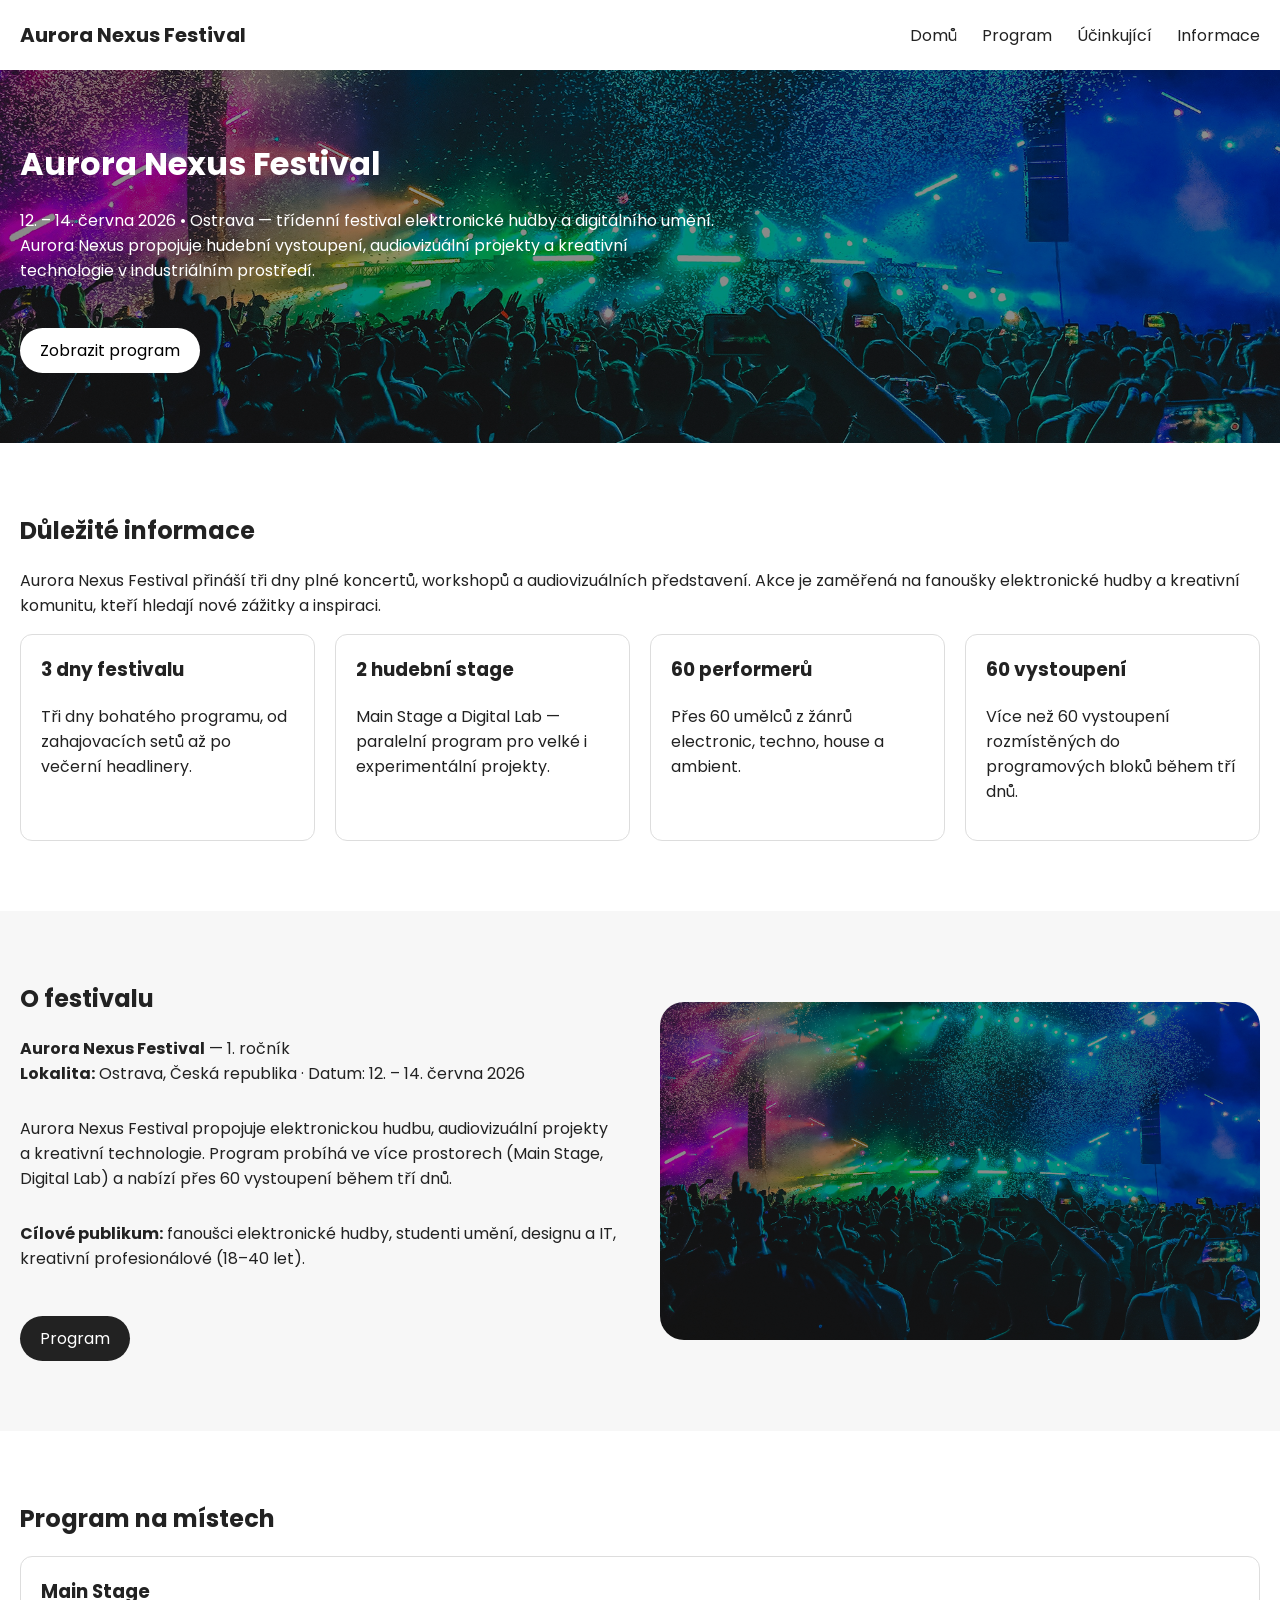
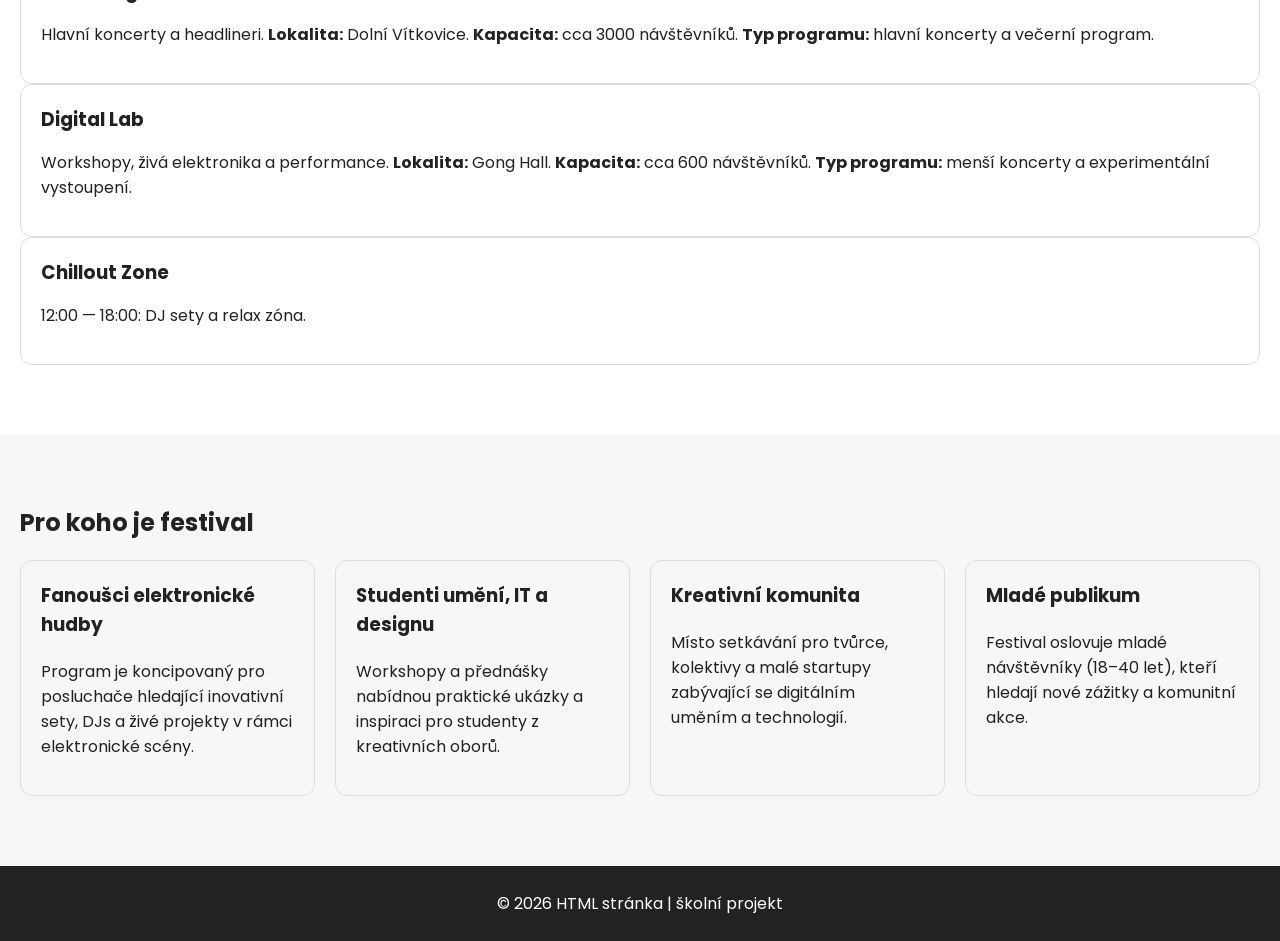
<file: index.html>
<!DOCTYPE html>
<html lang="cs">
<head>
    <meta charset="UTF-8">
    <meta name="viewport" content="width=device-width, initial-scale=1.0">
    <meta name="description" content="Aurora Nexus Festival — 12.–14. června 2026 v Ostravě. Třídenní festival elektronické hudby, digitálního umění a audiovizuálních projektů. Program: Main Stage & Digital Lab, přes 60 vystoupení a 60 performerů.">
    <meta name="keywords" content="Aurora Nexus Festival, elektronická hudba, Ostrava, 2026, techno, house, ambient, festival, Digital Lab, Main Stage">
    <meta name="author" content="Aurora Nexus Festival">
    <meta name="robots" content="index, follow">
    <link rel="canonical" href="https://example.com/index.html">
    <!-- Facebook -->
    <meta property="og:title" content="Aurora Nexus Festival — Ostrava, 12.–14. června 2026">
    <meta property="og:description" content="Třídenní festival elektronické hudby a digitálního umění. Více než 60 vystoupení na Main Stage a Digital Lab.">
    <meta property="og:type" content="website">
    <meta property="og:url" content="https://example.com/index.html">
    <meta property="og:image" content="./images/hero.png">
    <meta property="og:site_name" content="Aurora Nexus Festival">
    <!-- Twitter  -->
    <meta name="twitter:card" content="summary_large_image">
    <meta name="twitter:title" content="Aurora Nexus Festival — Ostrava, 12.–14. června 2026">
    <meta name="twitter:description" content="Třídenní festival elektronické hudby a digitálního umění. Více než 60 vystoupení na Main Stage a Digital Lab.">
    <meta name="twitter:image" content="./images/hero.png">
    <meta name="theme-color" content="#8b5cf6">
    <link rel="stylesheet" href="styly.css">
    <link href="https://fonts.googleapis.com/css2?family=Poppins:wght@300;400;600;700&display=swap" rel="stylesheet">
    <title>Festival</title>
</head>
<body>

    <header class="header">
        <div class="container">
            <div class="header__wrapper">
                <a class="nav__brand" href="index.html">Aurora Nexus Festival</a>


                <nav id="navMenu" class="nav">
                    <ul class="nav__list">
                        <li class="nav__item">
                            <a class="nav__link" href="index.html">Domů</a>
                        </li>
                        <li class="nav__item">
                            <a class="nav__link" href="program.html">Program</a>
                        </li>
                        <li class="nav__item">
                            <a class="nav__link" href="ucinkujici.html">Účinkující</a>
                        </li>
                        <li class="nav__item">
                            <a class="nav__link" href="prakticke-informace.html">Informace</a>
                        </li>
                    </ul>
                </nav>
            </div>
        </div>
    </header>

        <section class="hero">
            <div class="container">
                <div class="hero__wrapper">
                    <h1 class="hero__title">Aurora Nexus Festival</h1>
                    <p class="hero__description">
                        12. – 14. června 2026 • Ostrava — třídenní festival elektronické hudby a digitálního umění.
                        Aurora Nexus propojuje hudební vystoupení, audiovizuální projekty a kreativní technologie v industriálním prostředí.
                    </p>
                    <a class="btn btn--primary hero__btn" href="program.html">Zobrazit program</a>
                </div>
            </div>
        </section>

          <section class="info">
            <div class="container">
                <div class="info__wrapper">
                    <h2 class="info__title">Důležité informace</h2>
                    <p class="info__text">
                        Aurora Nexus Festival přináší tři dny plné koncertů, workshopů a audiovizuálních představení.
                        Akce je zaměřená na fanoušky elektronické hudby a kreativní komunitu, kteří hledají nové zážitky a inspiraci.
                    </p>
                    <ul class="info__list">
                        <li class="info__item"><h3>3 dny festivalu</h3>
                            <p>Tři dny bohatého programu, od zahajovacích setů až po večerní headlinery.</p>
                        </li>
                        <li class="info__item"><h3>2 hudební stage</h3>
                            <p>Main Stage a Digital Lab — paralelní program pro velké i experimentální projekty.</p>
                        </li>
                        <li class="info__item"><h3>60 performerů</h3>
                            <p>Přes 60 umělců z žánrů electronic, techno, house a ambient.</p>
                        </li>
                        <li class="info__item"><h3>60 vystoupení</h3>
                            <p>Více než 60 vystoupení rozmístěných do programových bloků během tří dnů.</p>
                        </li>
                    </ul>
                </div>
            </div>
        </section>


        <section class="about">
            <div class="container">
                <div class="about__wrapper">
                    <div class="about__content">
                    <h2 class="about__title">O festivalu</h2>
                    <p class="about__text">
                        <strong>Aurora Nexus Festival</strong> — 1. ročník<br>
                        <strong>Lokalita:</strong> Ostrava, Česká republika · Datum: 12. – 14. června 2026
                    </p>
                    <p class="about__text">
                        Aurora Nexus Festival propojuje elektronickou hudbu, audiovizuální projekty a
                        kreativní technologie. Program probíhá ve více prostorech (Main Stage, Digital Lab)
                        a nabízí přes 60 vystoupení během tří dnů.
                    </p>
                    <p class="about__text"><strong>Cílové publikum:</strong> fanoušci elektronické hudby, studenti umění,
                        designu a IT, kreativní profesionálové (18–40 let).</p>
                    <a class="btn btn--secondary about__btn" href="program.html">Program</a>
                    </div>

                    <div class="about__photo">
                        <img src="/images/hero.png" alt="o festivalu" class="about__image">
                    </div>
                </div>
            </div>
        </section>

      
        <section class="venues">
			<div class="container">
				<div class="venues__wrapper">
					<h2 class="venues__title">Program na místech</h2>

					<article class="venues__item">
                        <h3 class="venues__item-title">Main Stage </h3>
                        <p class="venues__item-text">Hlavní koncerty a headlineri. <strong>Lokalita:</strong> Dolní Vítkovice. <strong>Kapacita:</strong> cca 3000 návštěvníků. <strong>Typ programu:</strong> hlavní koncerty a večerní program.</p>
					</article>

                    <article class="venues__item">
                        <h3 class="venues__item-title">Digital Lab </h3>
                        <p class="venues__item-text">Workshopy, živá elektronika a performance. <strong>Lokalita:</strong> Gong Hall. <strong>Kapacita:</strong> cca 600 návštěvníků. <strong>Typ programu:</strong> menší koncerty a experimentální vystoupení.</p>
                    </article>

					<article class="venues__item">
						<h3 class="venues__item-title">Chillout Zone </h3>
						<p class="venues__item-text">12:00 — 18:00: DJ sety a relax zóna.</p>
					</article>

				</div>
			</div>
		</section>

        <section id="audience" class="audience">
            <div class="container">
                <div class="audience__wrapper">
                    <h2 class="audience__title">Pro koho je festival</h2>
                    <ul class="audience__list">
                        <li class="audience__item"><h3>Fanoušci elektronické hudby</h3>
                        <p>Program je koncipovaný pro posluchače hledající inovativní sety, DJs a živé projekty v rámci elektronické scény.</p>
                        </li>
                        <li class="audience__item"><h3>Studenti umění, IT a designu</h3>
                        <p>Workshopy a přednášky nabídnou praktické ukázky a inspiraci pro studenty z kreativních oborů.</p>
                        </li>
                        <li class="audience__item"><h3>Kreativní komunita</h3>
                        <p>Místo setkávání pro tvůrce, kolektivy a malé startupy zabývající se digitálním uměním a technologií.</p>
                        </li>
                        <li class="audience__item"><h3>Mladé publikum</h3>
                        <p>Festival oslovuje mladé návštěvníky (18–40 let), kteří hledají nové zážitky a komunitní akce.</p>
                        </li>
                    </ul>
                </div>
            </div>
        </section>
    

    <footer id="footer" class="footer">
        <div class="container">
            <p class="footer__text">&copy; 2026 HTML stránka | školní projekt</p>
        </div>
    </footer>


</body>
</html>
</file>
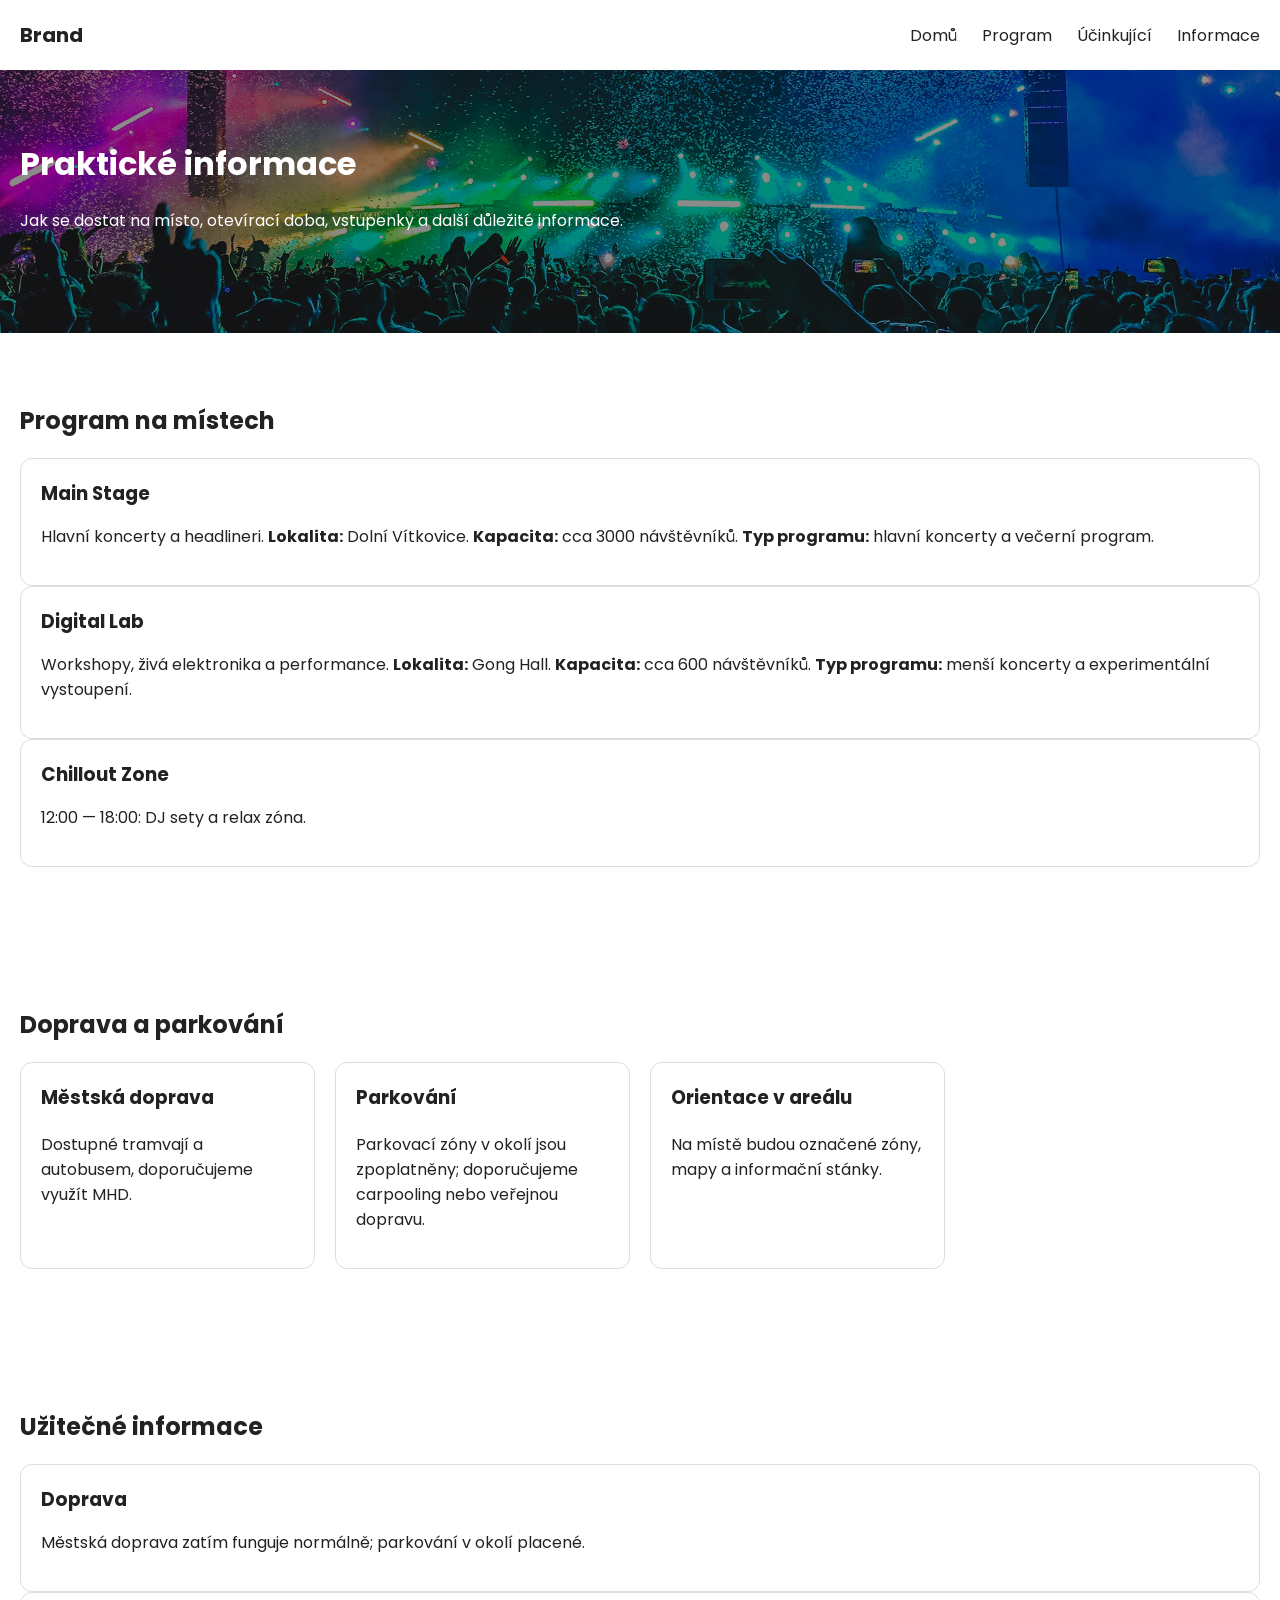
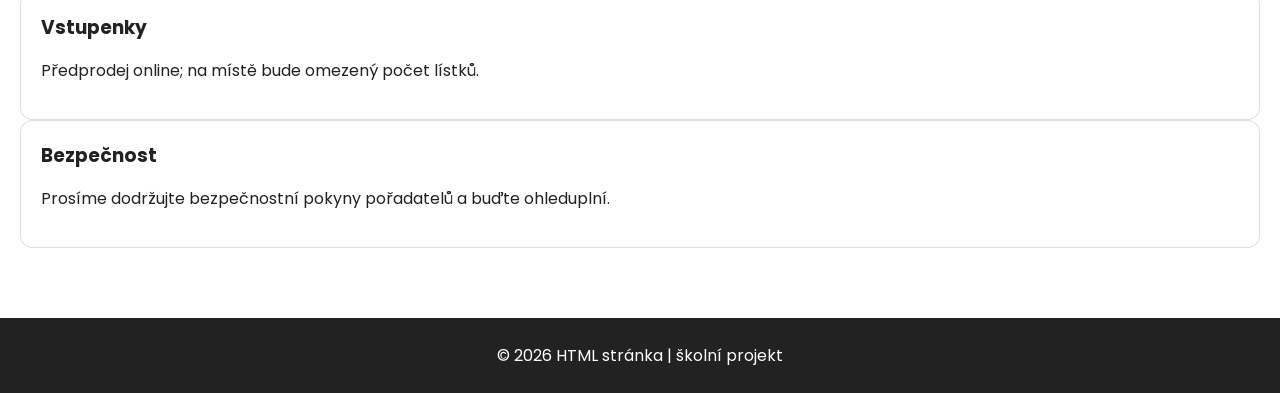
<file: prakticke-informace.html>
<!DOCTYPE html>
<html lang="cs">
<head>
	<meta charset="UTF-8">
	<meta name="viewport" content="width=device-width, initial-scale=1.0">
	<link rel="stylesheet" href="styly.css">
	<link href="https://fonts.googleapis.com/css2?family=Poppins:wght@300;400;600;700&display=swap" rel="stylesheet">
	<title>Praktické informace - Festival</title>
</head>
<body>

	<header class="header">
		<div class="container">
			<div class="header__wrapper">
				<a class="nav__brand" href="index.html">Brand</a>

				<nav id="navMenu" class="nav">
					<ul class="nav__list">
						<li class="nav__item"><a class="nav__link" href="index.html">Domů</a></li>
						<li class="nav__item"><a class="nav__link" href="program.html">Program</a></li>
						<li class="nav__item"><a class="nav__link" href="ucinkujici.html">Účinkující</a></li>
						<li class="nav__item"><a class="nav__link" href="prakticke-informace.html">Informace</a></li>
					</ul>
				</nav>
			</div>
		</div>
	</header>

	<main>
		<section class="hero">
			<div class="container">
				<h1 class="hero__title">Praktické informace</h1>
				<p class="hero__description">Jak se dostat na místo, otevírací doba, vstupenky a další důležité informace.</p>
			</div>
		</section>

		 <section class="venues">
			<div class="container">
				<div class="venues__wrapper">
					<h2 class="venues__title">Program na místech</h2>

					<article class="venues__item">
                        <h3 class="venues__item-title">Main Stage </h3>
						<p class="venues__item-text">Hlavní koncerty a headlineri. <strong>Lokalita:</strong> Dolní Vítkovice. <strong>Kapacita:</strong> cca 3000 návštěvníků. <strong>Typ programu:</strong> hlavní koncerty a večerní program.</p>
					</article>

                    <article class="venues__item">
                        <h3 class="venues__item-title">Digital Lab </h3>
						<p class="venues__item-text">Workshopy, živá elektronika a performance. <strong>Lokalita:</strong> Gong Hall. <strong>Kapacita:</strong> cca 600 návštěvníků. <strong>Typ programu:</strong> menší koncerty a experimentální vystoupení.</p>
                    </article>

					<article class="venues__item">
						<h3 class="venues__item-title">Chillout Zone </h3>
						<p class="venues__item-text">12:00 — 18:00: DJ sety a relax zóna.</p>
					</article>

				</div>
			</div>
		</section>

		<section class="practical__details">
			<div class="container">
				<h2 class="info__title">Doprava a parkování</h2>
				<ul class="info__list">
					<li class="info__item"><h3>Městská doprava</h3><p>Dostupné tramvají a autobusem, doporučujeme využít MHD.</p></li>
					<li class="info__item"><h3>Parkování</h3><p>Parkovací zóny v okolí jsou zpoplatněny; doporučujeme carpooling nebo veřejnou dopravu.</p></li>
					<li class="info__item"><h3>Orientace v areálu</h3><p>Na místě budou označené zóny, mapy a informační stánky.</p></li>
				</ul>
			</div>
		</section>

		<section class="venues">
			<div class="container">
				<div class="venues__wrapper">
					<h2 class="venues__title">Užitečné informace</h2>

					<article class="venues__item">
						<h3 class="venues__item-title">Doprava</h3>
						<p class="venues__item-text">Městská doprava zatím funguje normálně; parkování v okolí placené.</p>
					</article>

					<article class="venues__item">
						<h3 class="venues__item-title">Vstupenky</h3>
						<p class="venues__item-text">Předprodej online; na místě bude omezený počet lístků.</p>
					</article>

					<article class="venues__item">
						<h3 class="venues__item-title">Bezpečnost</h3>
						<p class="venues__item-text">Prosíme dodržujte bezpečnostní pokyny pořadatelů a buďte ohleduplní.</p>
					</article>

				</div>
			</div>
		</section>
	</main>

	<footer class="footer">
		<div class="container">
			<p class="footer__text">&copy; 2026 HTML stránka | školní projekt</p>
		</div>
	</footer>

</body>
</html>
</file>
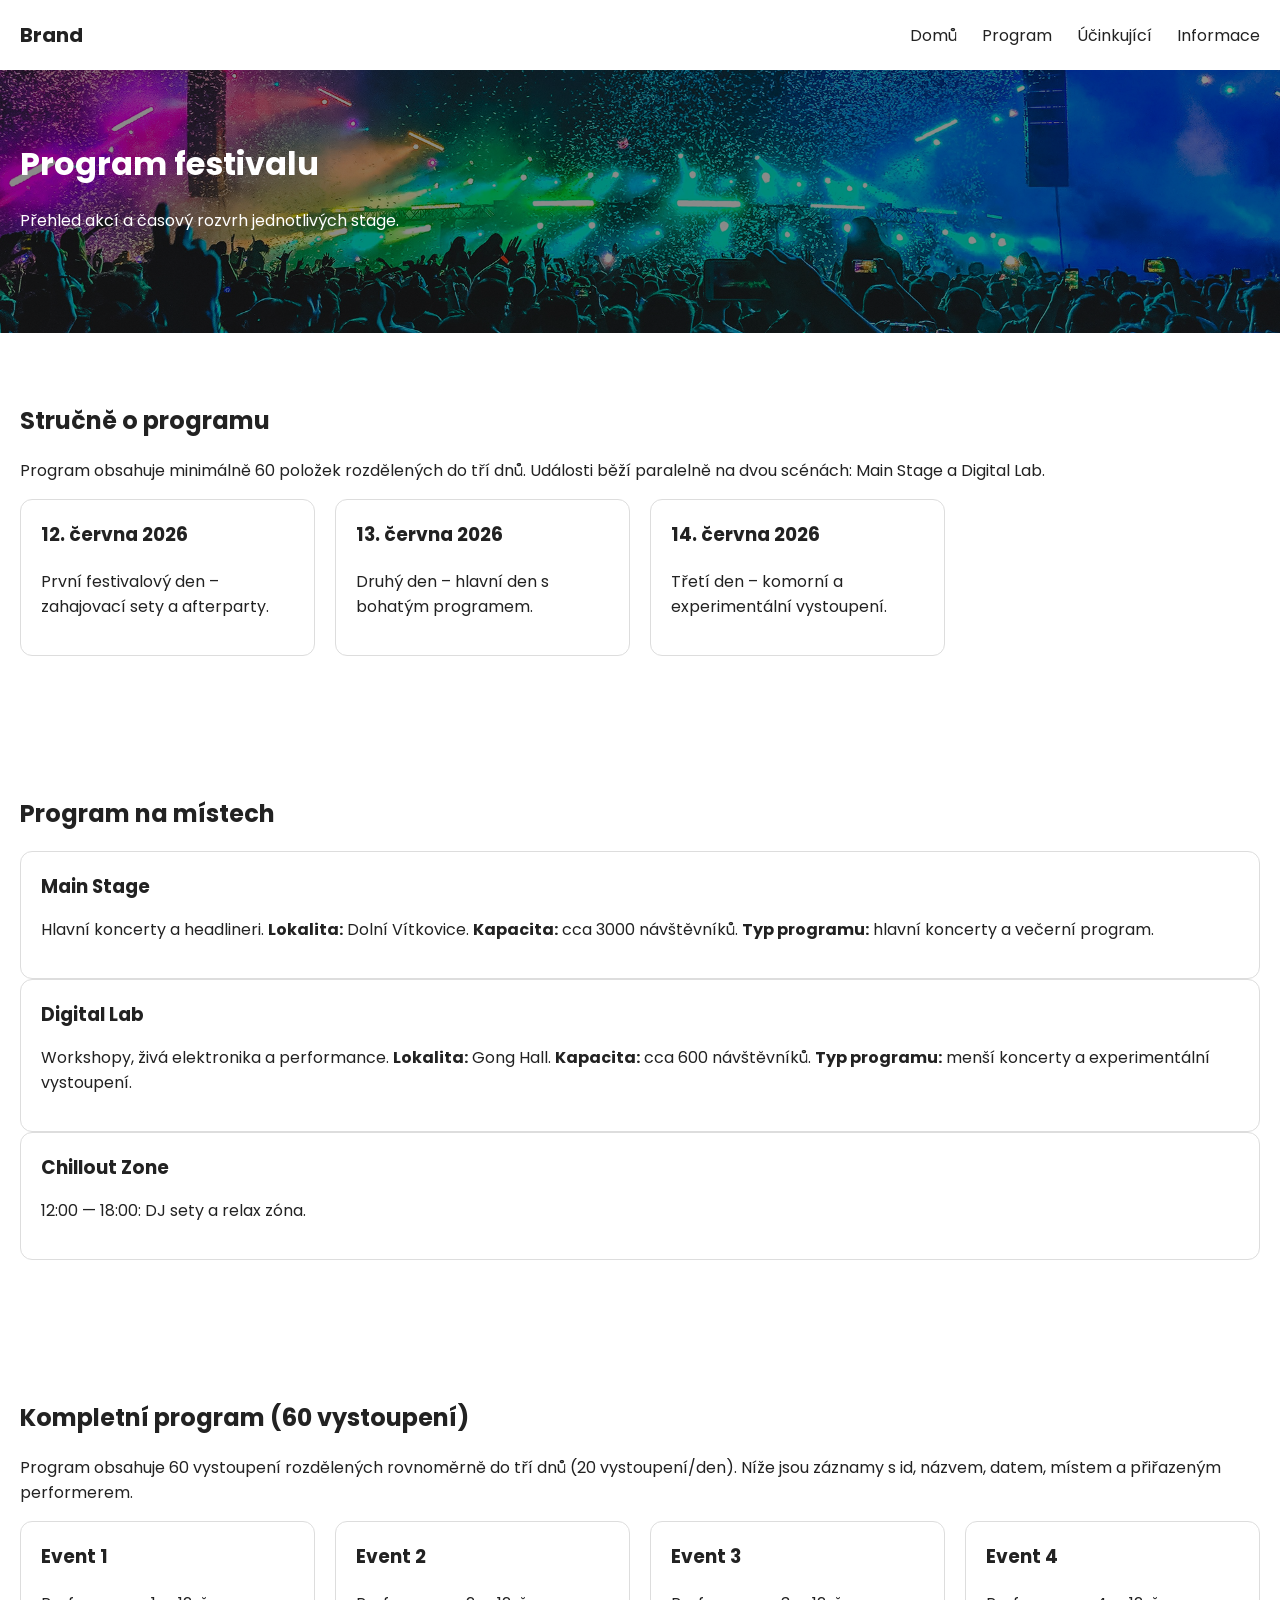
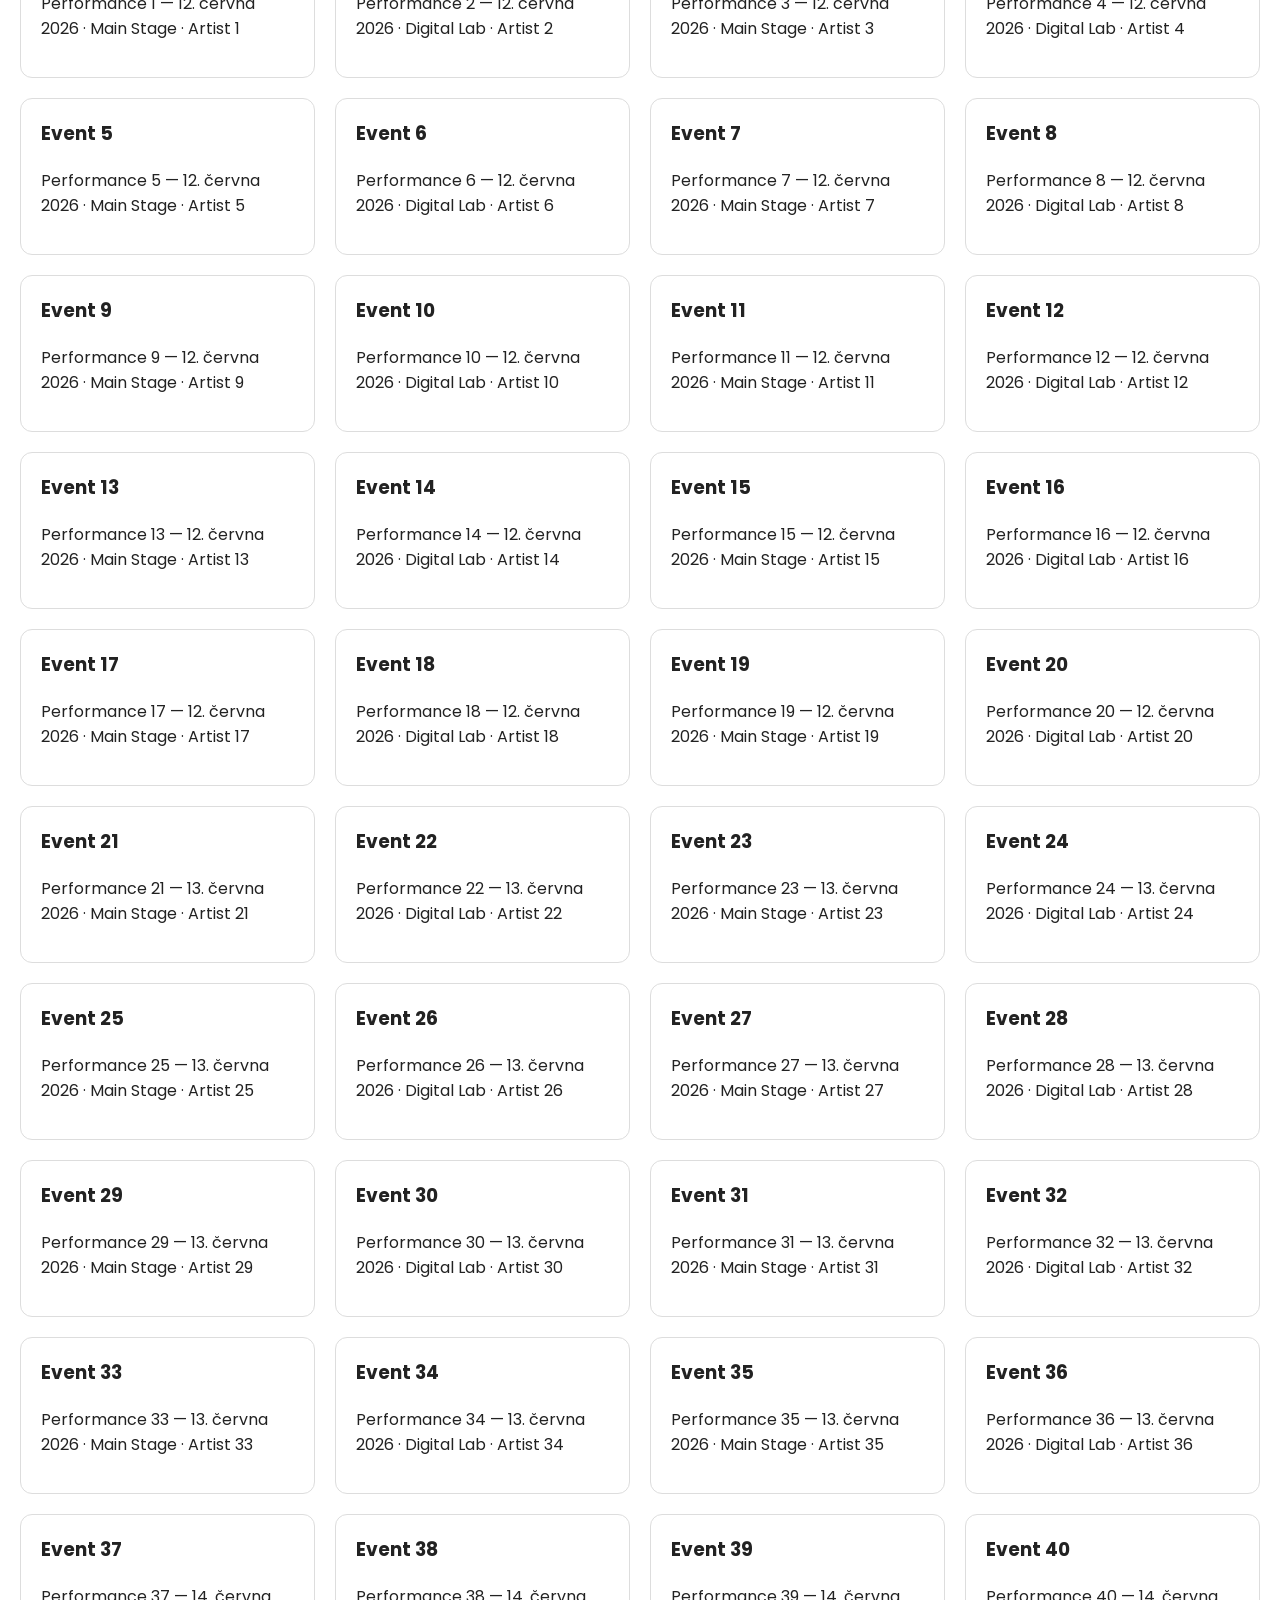
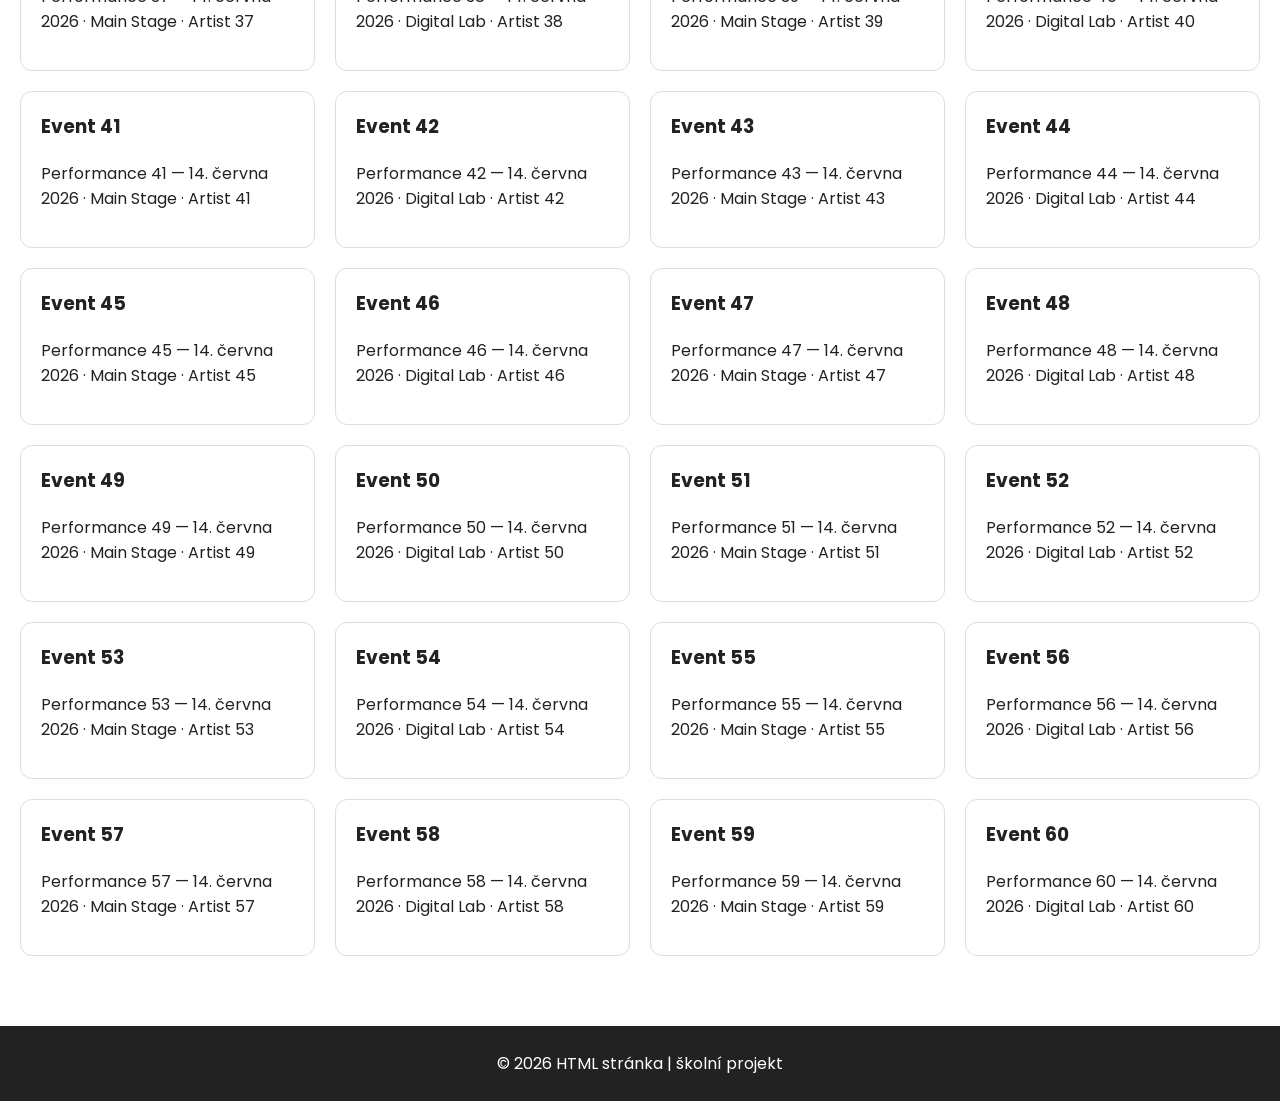
<file: program.html>
<!DOCTYPE html>
<html lang="cs">
<head>
	<meta charset="UTF-8">
	<meta name="viewport" content="width=device-width, initial-scale=1.0">
	<link rel="stylesheet" href="styly.css">
	<link href="https://fonts.googleapis.com/css2?family=Poppins:wght@300;400;600;700&display=swap" rel="stylesheet">
	<title>Program - Festival</title>
</head>
<body>

	<header class="header">
		<div class="container">
			<div class="header__wrapper">
				<a class="nav__brand" href="index.html">Brand</a>

				<nav id="navMenu" class="nav">
					<ul class="nav__list">
						<li class="nav__item"><a class="nav__link" href="index.html">Domů</a></li>
						<li class="nav__item"><a class="nav__link" href="program.html">Program</a></li>
						<li class="nav__item"><a class="nav__link" href="ucinkujici.html">Účinkující</a></li>
						<li class="nav__item"><a class="nav__link" href="prakticke-informace.html">Informace</a></li>
					</ul>
				</nav>
			</div>
		</div>
	</header>

	<main>
		<section class="hero">
			<div class="container">
				<h1 class="hero__title">Program festivalu</h1>
				<p class="hero__description">Přehled akcí a časový rozvrh jednotlivých stage.</p>
			</div>
		</section>

		<section class="program__overview">
			<div class="container">
				<h2 class="info__title">Stručně o programu</h2>
				<p>Program obsahuje minimálně 60 položek rozdělených do tří dnů. Události běží paralelně na dvou scénách: Main Stage a Digital Lab.</p>
				<ul class="info__list">
					<li class="info__item"><h3>12. června 2026</h3><p>První festivalový den – zahajovací sety a afterparty.</p></li>
					<li class="info__item"><h3>13. června 2026</h3><p>Druhý den – hlavní den s bohatým programem.</p></li>
					<li class="info__item"><h3>14. června 2026</h3><p>Třetí den – komorní a experimentální vystoupení.</p></li>
				</ul>
			</div>
		</section>

		 <section class="venues">
			<div class="container">
				<div class="venues__wrapper">
					<h2 class="venues__title">Program na místech</h2>

					<article class="venues__item">
                        <h3 class="venues__item-title">Main Stage </h3>
						<p class="venues__item-text">Hlavní koncerty a headlineri. <strong>Lokalita:</strong> Dolní Vítkovice. <strong>Kapacita:</strong> cca 3000 návštěvníků. <strong>Typ programu:</strong> hlavní koncerty a večerní program.</p>
					</article>

                    <article class="venues__item">
                        <h3 class="venues__item-title">Digital Lab </h3>
						<p class="venues__item-text">Workshopy, živá elektronika a performance. <strong>Lokalita:</strong> Gong Hall. <strong>Kapacita:</strong> cca 600 návštěvníků. <strong>Typ programu:</strong> menší koncerty a experimentální vystoupení.</p>
                    </article>

					<article class="venues__item">
						<h3 class="venues__item-title">Chillout Zone </h3>
						<p class="venues__item-text">12:00 — 18:00: DJ sety a relax zóna.</p>
					</article>

				</div>
			</div>
		</section>

		<section class="events">
			<div class="container">
				<h2 class="info__title">Kompletní program (60 vystoupení)</h2>
				<p>Program obsahuje 60 vystoupení rozdělených rovnoměrně do tří dnů (20 vystoupení/den). Níže jsou záznamy s id, názvem, datem, místem a přiřazeným performerem.</p>
				<ul class="info__list">
					<li class="info__item"><h3>Event 1</h3><p>Performance 1 — 12. června 2026 · Main Stage · Artist 1</p></li>
					<li class="info__item"><h3>Event 2</h3><p>Performance 2 — 12. června 2026 · Digital Lab · Artist 2</p></li>
					<li class="info__item"><h3>Event 3</h3><p>Performance 3 — 12. června 2026 · Main Stage · Artist 3</p></li>
					<li class="info__item"><h3>Event 4</h3><p>Performance 4 — 12. června 2026 · Digital Lab · Artist 4</p></li>
					<li class="info__item"><h3>Event 5</h3><p>Performance 5 — 12. června 2026 · Main Stage · Artist 5</p></li>
					<li class="info__item"><h3>Event 6</h3><p>Performance 6 — 12. června 2026 · Digital Lab · Artist 6</p></li>
					<li class="info__item"><h3>Event 7</h3><p>Performance 7 — 12. června 2026 · Main Stage · Artist 7</p></li>
					<li class="info__item"><h3>Event 8</h3><p>Performance 8 — 12. června 2026 · Digital Lab · Artist 8</p></li>
					<li class="info__item"><h3>Event 9</h3><p>Performance 9 — 12. června 2026 · Main Stage · Artist 9</p></li>
					<li class="info__item"><h3>Event 10</h3><p>Performance 10 — 12. června 2026 · Digital Lab · Artist 10</p></li>
					<li class="info__item"><h3>Event 11</h3><p>Performance 11 — 12. června 2026 · Main Stage · Artist 11</p></li>
					<li class="info__item"><h3>Event 12</h3><p>Performance 12 — 12. června 2026 · Digital Lab · Artist 12</p></li>
					<li class="info__item"><h3>Event 13</h3><p>Performance 13 — 12. června 2026 · Main Stage · Artist 13</p></li>
					<li class="info__item"><h3>Event 14</h3><p>Performance 14 — 12. června 2026 · Digital Lab · Artist 14</p></li>
					<li class="info__item"><h3>Event 15</h3><p>Performance 15 — 12. června 2026 · Main Stage · Artist 15</p></li>
					<li class="info__item"><h3>Event 16</h3><p>Performance 16 — 12. června 2026 · Digital Lab · Artist 16</p></li>
					<li class="info__item"><h3>Event 17</h3><p>Performance 17 — 12. června 2026 · Main Stage · Artist 17</p></li>
					<li class="info__item"><h3>Event 18</h3><p>Performance 18 — 12. června 2026 · Digital Lab · Artist 18</p></li>
					<li class="info__item"><h3>Event 19</h3><p>Performance 19 — 12. června 2026 · Main Stage · Artist 19</p></li>
					<li class="info__item"><h3>Event 20</h3><p>Performance 20 — 12. června 2026 · Digital Lab · Artist 20</p></li>
					<li class="info__item"><h3>Event 21</h3><p>Performance 21 — 13. června 2026 · Main Stage · Artist 21</p></li>
					<li class="info__item"><h3>Event 22</h3><p>Performance 22 — 13. června 2026 · Digital Lab · Artist 22</p></li>
					<li class="info__item"><h3>Event 23</h3><p>Performance 23 — 13. června 2026 · Main Stage · Artist 23</p></li>
					<li class="info__item"><h3>Event 24</h3><p>Performance 24 — 13. června 2026 · Digital Lab · Artist 24</p></li>
					<li class="info__item"><h3>Event 25</h3><p>Performance 25 — 13. června 2026 · Main Stage · Artist 25</p></li>
					<li class="info__item"><h3>Event 26</h3><p>Performance 26 — 13. června 2026 · Digital Lab · Artist 26</p></li>
					<li class="info__item"><h3>Event 27</h3><p>Performance 27 — 13. června 2026 · Main Stage · Artist 27</p></li>
					<li class="info__item"><h3>Event 28</h3><p>Performance 28 — 13. června 2026 · Digital Lab · Artist 28</p></li>
					<li class="info__item"><h3>Event 29</h3><p>Performance 29 — 13. června 2026 · Main Stage · Artist 29</p></li>
					<li class="info__item"><h3>Event 30</h3><p>Performance 30 — 13. června 2026 · Digital Lab · Artist 30</p></li>
					<li class="info__item"><h3>Event 31</h3><p>Performance 31 — 13. června 2026 · Main Stage · Artist 31</p></li>
					<li class="info__item"><h3>Event 32</h3><p>Performance 32 — 13. června 2026 · Digital Lab · Artist 32</p></li>
					<li class="info__item"><h3>Event 33</h3><p>Performance 33 — 13. června 2026 · Main Stage · Artist 33</p></li>
					<li class="info__item"><h3>Event 34</h3><p>Performance 34 — 13. června 2026 · Digital Lab · Artist 34</p></li>
					<li class="info__item"><h3>Event 35</h3><p>Performance 35 — 13. června 2026 · Main Stage · Artist 35</p></li>
					<li class="info__item"><h3>Event 36</h3><p>Performance 36 — 13. června 2026 · Digital Lab · Artist 36</p></li>
					<li class="info__item"><h3>Event 37</h3><p>Performance 37 — 14. června 2026 · Main Stage · Artist 37</p></li>
					<li class="info__item"><h3>Event 38</h3><p>Performance 38 — 14. června 2026 · Digital Lab · Artist 38</p></li>
					<li class="info__item"><h3>Event 39</h3><p>Performance 39 — 14. června 2026 · Main Stage · Artist 39</p></li>
					<li class="info__item"><h3>Event 40</h3><p>Performance 40 — 14. června 2026 · Digital Lab · Artist 40</p></li>
					<li class="info__item"><h3>Event 41</h3><p>Performance 41 — 14. června 2026 · Main Stage · Artist 41</p></li>
					<li class="info__item"><h3>Event 42</h3><p>Performance 42 — 14. června 2026 · Digital Lab · Artist 42</p></li>
					<li class="info__item"><h3>Event 43</h3><p>Performance 43 — 14. června 2026 · Main Stage · Artist 43</p></li>
					<li class="info__item"><h3>Event 44</h3><p>Performance 44 — 14. června 2026 · Digital Lab · Artist 44</p></li>
					<li class="info__item"><h3>Event 45</h3><p>Performance 45 — 14. června 2026 · Main Stage · Artist 45</p></li>
					<li class="info__item"><h3>Event 46</h3><p>Performance 46 — 14. června 2026 · Digital Lab · Artist 46</p></li>
					<li class="info__item"><h3>Event 47</h3><p>Performance 47 — 14. června 2026 · Main Stage · Artist 47</p></li>
					<li class="info__item"><h3>Event 48</h3><p>Performance 48 — 14. června 2026 · Digital Lab · Artist 48</p></li>
					<li class="info__item"><h3>Event 49</h3><p>Performance 49 — 14. června 2026 · Main Stage · Artist 49</p></li>
					<li class="info__item"><h3>Event 50</h3><p>Performance 50 — 14. června 2026 · Digital Lab · Artist 50</p></li>
					<li class="info__item"><h3>Event 51</h3><p>Performance 51 — 14. června 2026 · Main Stage · Artist 51</p></li>
					<li class="info__item"><h3>Event 52</h3><p>Performance 52 — 14. června 2026 · Digital Lab · Artist 52</p></li>
					<li class="info__item"><h3>Event 53</h3><p>Performance 53 — 14. června 2026 · Main Stage · Artist 53</p></li>
					<li class="info__item"><h3>Event 54</h3><p>Performance 54 — 14. června 2026 · Digital Lab · Artist 54</p></li>
					<li class="info__item"><h3>Event 55</h3><p>Performance 55 — 14. června 2026 · Main Stage · Artist 55</p></li>
					<li class="info__item"><h3>Event 56</h3><p>Performance 56 — 14. června 2026 · Digital Lab · Artist 56</p></li>
					<li class="info__item"><h3>Event 57</h3><p>Performance 57 — 14. června 2026 · Main Stage · Artist 57</p></li>
					<li class="info__item"><h3>Event 58</h3><p>Performance 58 — 14. června 2026 · Digital Lab · Artist 58</p></li>
					<li class="info__item"><h3>Event 59</h3><p>Performance 59 — 14. června 2026 · Main Stage · Artist 59</p></li>
					<li class="info__item"><h3>Event 60</h3><p>Performance 60 — 14. června 2026 · Digital Lab · Artist 60</p></li>
				</ul>
			</section>
	</main>

	<footer class="footer">
		<div class="container">
			<p class="footer__text">&copy; 2026 HTML stránka | školní projekt</p>
		</div>
	</footer>

</body>
</html>
</file>
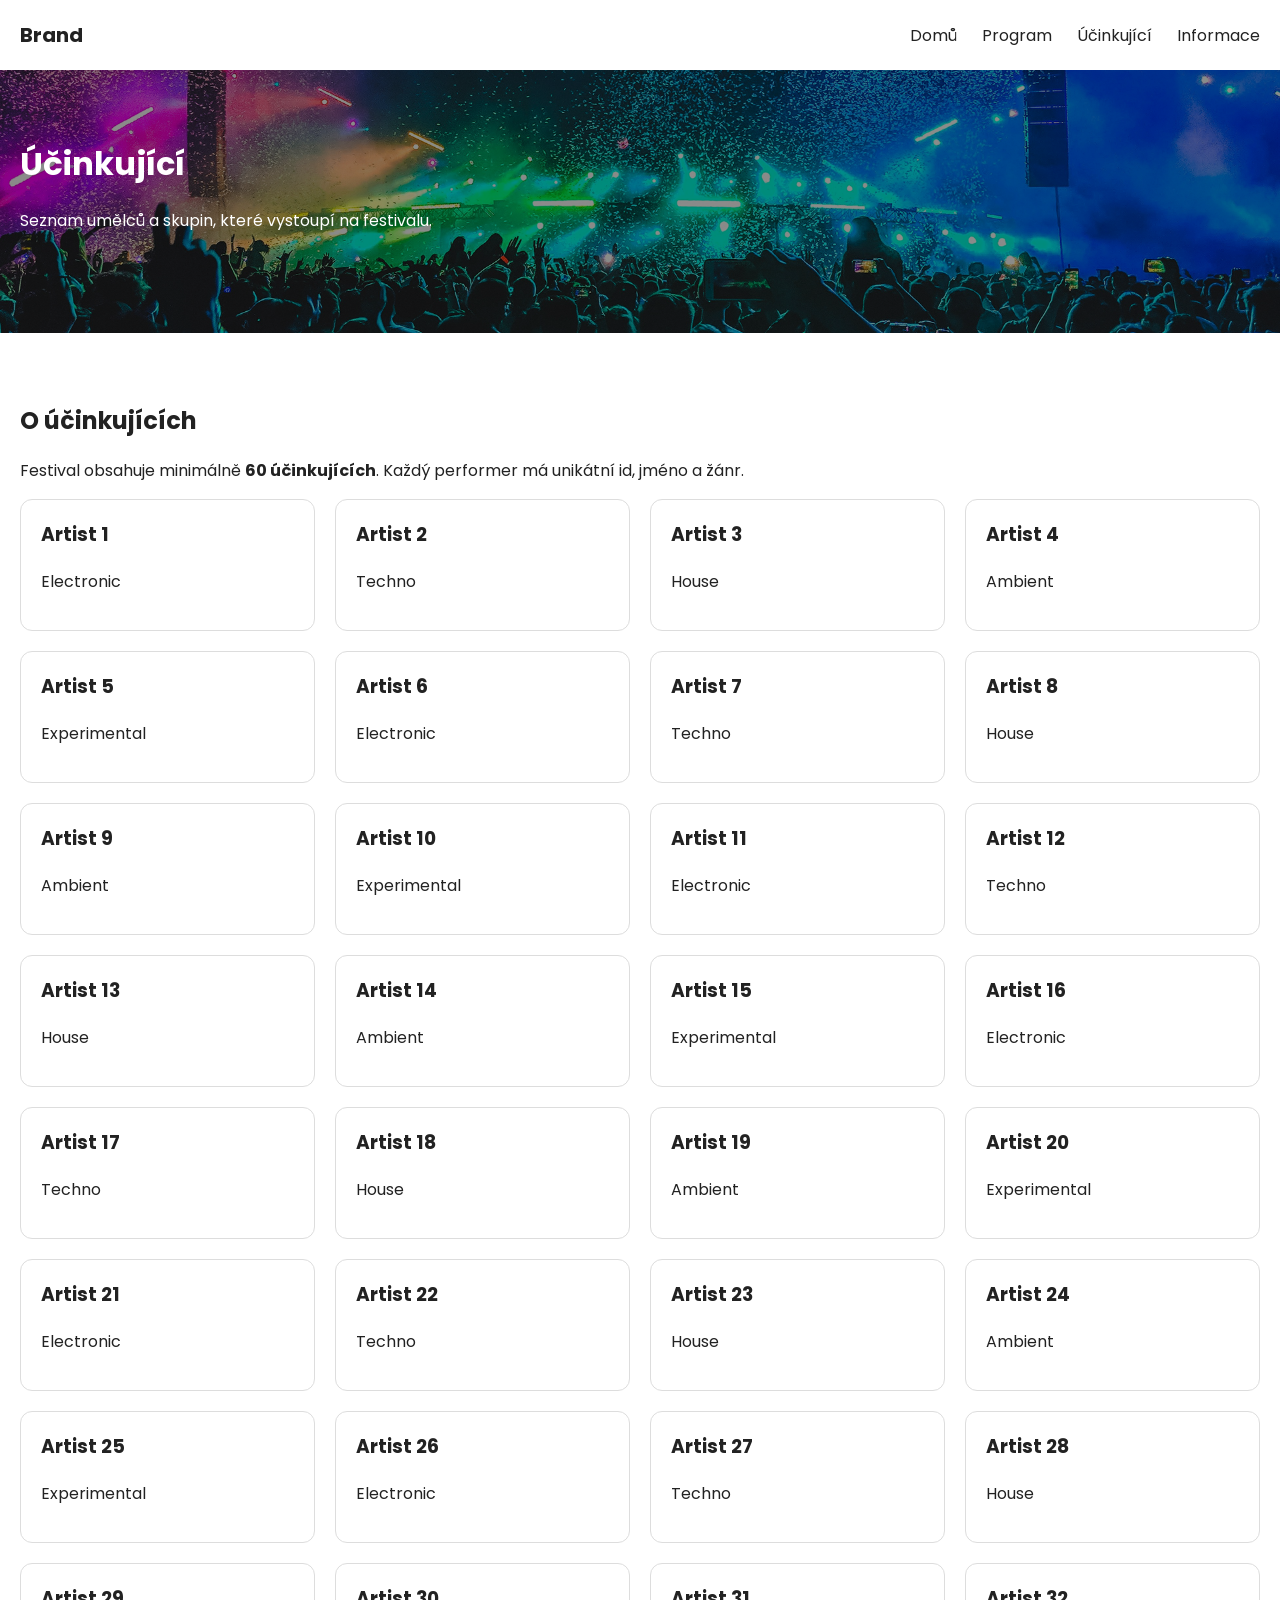
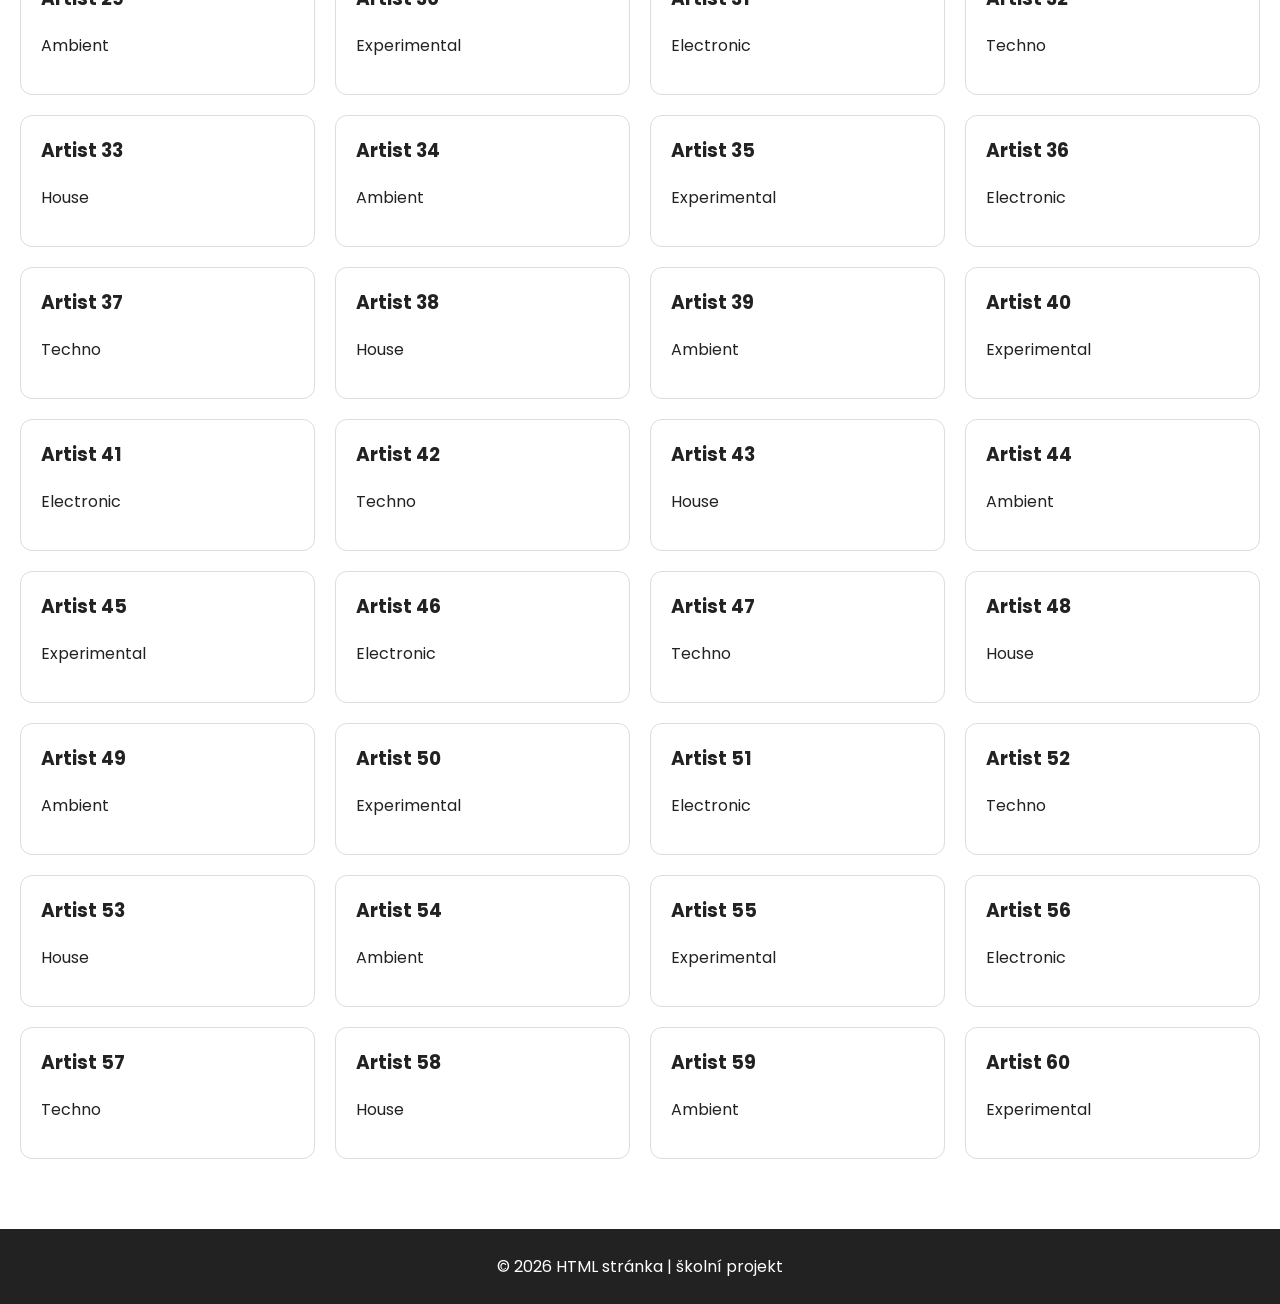
<file: ucinkujici.html>
<!DOCTYPE html>
<html lang="cs">
<head>
	<meta charset="UTF-8">
	<meta name="viewport" content="width=device-width, initial-scale=1.0">
	<link rel="stylesheet" href="styly.css">
	<link href="https://fonts.googleapis.com/css2?family=Poppins:wght@300;400;600;700&display=swap" rel="stylesheet">
	<title>Účinkující - Festival</title>
</head>
<body>

	<header class="header">
		<div class="container">
			<div class="header__wrapper">
				<a class="nav__brand" href="index.html">Brand</a>

				<nav id="navMenu" class="nav">
					<ul class="nav__list">
						<li class="nav__item"><a class="nav__link" href="index.html">Domů</a></li>
						<li class="nav__item"><a class="nav__link" href="program.html">Program</a></li>
						<li class="nav__item"><a class="nav__link" href="ucinkujici.html">Účinkující</a></li>
						<li class="nav__item"><a class="nav__link" href="prakticke-informace.html">Informace</a></li>
					</ul>
				</nav>
			</div>
		</div>
	</header>

	<main>
		<section class="hero">
			<div class="container">
				<h1 class="hero__title">Účinkující</h1>
				<p class="hero__description">Seznam umělců a skupin, které vystoupí na festivalu.</p>
			</div>
		</section>

		<section class="performers__info">
			<div class="container">
				<h2 class="info__title">O účinkujících</h2>
				<p>Festival obsahuje minimálně <strong>60 účinkujících</strong>. Každý performer má unikátní id, jméno a žánr.</p>
				<ul class="info__list">
					<li class="info__item"><h3>Artist 1</h3><p>Electronic</p></li>
					<li class="info__item"><h3>Artist 2</h3><p>Techno</p></li>
					<li class="info__item"><h3>Artist 3</h3><p>House</p></li>
					<li class="info__item"><h3>Artist 4</h3><p>Ambient</p></li>
					<li class="info__item"><h3>Artist 5</h3><p>Experimental</p></li>
					<li class="info__item"><h3>Artist 6</h3><p>Electronic</p></li>
					<li class="info__item"><h3>Artist 7</h3><p>Techno</p></li>
					<li class="info__item"><h3>Artist 8</h3><p>House</p></li>
					<li class="info__item"><h3>Artist 9</h3><p>Ambient</p></li>
					<li class="info__item"><h3>Artist 10</h3><p>Experimental</p></li>
					<li class="info__item"><h3>Artist 11</h3><p>Electronic</p></li>
					<li class="info__item"><h3>Artist 12</h3><p>Techno</p></li>
					<li class="info__item"><h3>Artist 13</h3><p>House</p></li>
					<li class="info__item"><h3>Artist 14</h3><p>Ambient</p></li>
					<li class="info__item"><h3>Artist 15</h3><p>Experimental</p></li>
					<li class="info__item"><h3>Artist 16</h3><p>Electronic</p></li>
					<li class="info__item"><h3>Artist 17</h3><p>Techno</p></li>
					<li class="info__item"><h3>Artist 18</h3><p>House</p></li>
					<li class="info__item"><h3>Artist 19</h3><p>Ambient</p></li>
					<li class="info__item"><h3>Artist 20</h3><p>Experimental</p></li>
					<li class="info__item"><h3>Artist 21</h3><p>Electronic</p></li>
					<li class="info__item"><h3>Artist 22</h3><p>Techno</p></li>
					<li class="info__item"><h3>Artist 23</h3><p>House</p></li>
					<li class="info__item"><h3>Artist 24</h3><p>Ambient</p></li>
					<li class="info__item"><h3>Artist 25</h3><p>Experimental</p></li>
					<li class="info__item"><h3>Artist 26</h3><p>Electronic</p></li>
					<li class="info__item"><h3>Artist 27</h3><p>Techno</p></li>
					<li class="info__item"><h3>Artist 28</h3><p>House</p></li>
					<li class="info__item"><h3>Artist 29</h3><p>Ambient</p></li>
					<li class="info__item"><h3>Artist 30</h3><p>Experimental</p></li>
					<li class="info__item"><h3>Artist 31</h3><p>Electronic</p></li>
					<li class="info__item"><h3>Artist 32</h3><p>Techno</p></li>
					<li class="info__item"><h3>Artist 33</h3><p>House</p></li>
					<li class="info__item"><h3>Artist 34</h3><p>Ambient</p></li>
					<li class="info__item"><h3>Artist 35</h3><p>Experimental</p></li>
					<li class="info__item"><h3>Artist 36</h3><p>Electronic</p></li>
					<li class="info__item"><h3>Artist 37</h3><p>Techno</p></li>
					<li class="info__item"><h3>Artist 38</h3><p>House</p></li>
					<li class="info__item"><h3>Artist 39</h3><p>Ambient</p></li>
					<li class="info__item"><h3>Artist 40</h3><p>Experimental</p></li>
					<li class="info__item"><h3>Artist 41</h3><p>Electronic</p></li>
					<li class="info__item"><h3>Artist 42</h3><p>Techno</p></li>
					<li class="info__item"><h3>Artist 43</h3><p>House</p></li>
					<li class="info__item"><h3>Artist 44</h3><p>Ambient</p></li>
					<li class="info__item"><h3>Artist 45</h3><p>Experimental</p></li>
					<li class="info__item"><h3>Artist 46</h3><p>Electronic</p></li>
					<li class="info__item"><h3>Artist 47</h3><p>Techno</p></li>
					<li class="info__item"><h3>Artist 48</h3><p>House</p></li>
					<li class="info__item"><h3>Artist 49</h3><p>Ambient</p></li>
					<li class="info__item"><h3>Artist 50</h3><p>Experimental</p></li>
					<li class="info__item"><h3>Artist 51</h3><p>Electronic</p></li>
					<li class="info__item"><h3>Artist 52</h3><p>Techno</p></li>
					<li class="info__item"><h3>Artist 53</h3><p>House</p></li>
					<li class="info__item"><h3>Artist 54</h3><p>Ambient</p></li>
					<li class="info__item"><h3>Artist 55</h3><p>Experimental</p></li>
					<li class="info__item"><h3>Artist 56</h3><p>Electronic</p></li>
					<li class="info__item"><h3>Artist 57</h3><p>Techno</p></li>
					<li class="info__item"><h3>Artist 58</h3><p>House</p></li>
					<li class="info__item"><h3>Artist 59</h3><p>Ambient</p></li>
					<li class="info__item"><h3>Artist 60</h3><p>Experimental</p></li>
				</ul>
			</div>
		</section>
	</main>

	<footer class="footer">
		<div class="container">
			<p class="footer__text">&copy; 2026 HTML stránka | školní projekt</p>
		</div>
	</footer>

</body>
</html>
</file>
<file: styly.css>
* {
    box-sizing:border-box
}
html,body {
    margin:0;padding:0;font-size:16px;font-family:'Poppins',sans-serif;color:#222;background:#fff;
}
img {
    max-width:100%;height:auto;display:block; border-radius: 24px;
}

a {
    text-decoration:none;color:inherit;
}

.container {
    max-width:1280px;margin:0 auto;padding:0 20px;
}

/* Header / Nav */
.header {
    padding:20px 0;background:#fff;position:relative;
}

.header__wrapper {
    display:flex;align-items:center;justify-content:space-between;gap:20px;
}

.nav__brand {
    color:#222;font-size:1.25rem;font-weight:700;
}


.nav__list {
    display:flex;align-items:center;gap:25px;margin:0;padding:0;list-style:none;
}

.nav__item {
    list-style:none;
}
.nav__link {
    color:#222;transition:opacity .3s;
}
.nav__link:hover {
    opacity:.8;
}

.btn {
    display:inline-block;margin-top:15px;padding:10px 20px;border:none;border-radius:50px;cursor:pointer;transition:.3s
}

.btn--primary {
    background:#fff;color: #000;;
}

.btn--secondary {
    background:#222;color:#fff;
}

.btn:hover{transform:translateY(-2px)}

section {
    padding:70px 0;
}

.hero {
    background-image:url(./images/hero.png); background-position:center; background-size:cover; background-repeat:no-repeat; padding:70px 0; color:#fff;
}
.hero__title,.hero__description {
    color:#fff;
}


h1,h2,h3 {
    margin-top:0;margin-bottom:20px;
}


.info__list, .audience__list{
    margin:0; padding:0; list-style:none; display:grid; grid-template-columns:repeat(4,1fr); gap:20px;
}

@media (max-width:767px){
    .info__list, .audience__list{grid-template-columns:1fr;gap:12px}
}

.venues__item, .info__item, .audience__item, article {
    padding:20px; border:1px solid #ddd ; border-radius:12px;
}
.venues__item-title {
    margin:0 0 10px;
}

.about, .audience {
    background-color: #f7f7f7;
}


.footer{
    background:#222;color:#fff;text-align:center;padding:25px 0;
}
.footer__text {
    margin:0;
}

.hero__title{
    font-size:2rem;
}
.about__title,.info__title,.venues__title,.audience__title{
    font-size:1.5rem;
}

.about__wrapper {
    display:flex;align-items:center;gap:40px;
}
.about__content, .about__photo {
    flex:1;
}

.hero__description,.about__text{
    max-width:700px;margin-bottom:30px;
}
</file>
